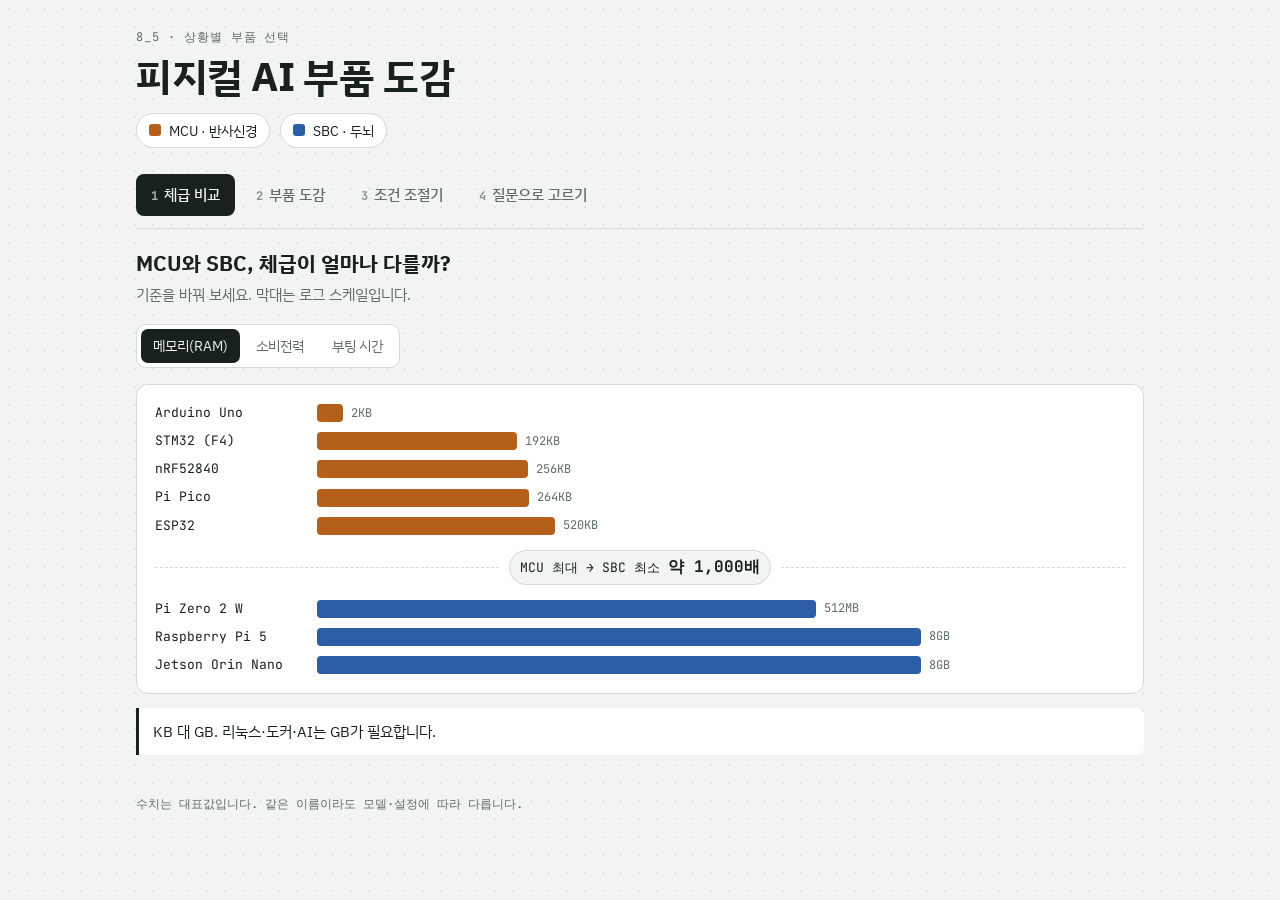
<file: physical_ai_부품도감.html>
<!doctype html>
<html lang="ko">
<head>
<meta charset="utf-8">
<meta name="viewport" content="width=device-width, initial-scale=1, viewport-fit=cover">
<title>피지컬 AI 부품 도감</title>
<meta name="claude:viewport-fit-sides" content="cover">
<link rel="preconnect" href="https://fonts.googleapis.com">
<link rel="preconnect" href="https://fonts.gstatic.com" crossorigin>
<link href="https://fonts.googleapis.com/css2?family=IBM+Plex+Sans+KR:wght@400;500;700&family=JetBrains+Mono:wght@500;700&display=swap" rel="stylesheet">
<style>
/* Layout: 헤더 + 탭 5개, 한 번에 패널 하나. 기판 실크스크린 느낌 — 얇은 선, 모노 라벨, MCU=구리 / SBC=파랑 2색 코드 */
:root{
  --bg:#f1f4f0; --surface:#ffffff; --ink:#18211c; --muted:#5f6d65; --line:#d3dbd5;
  --mcu:#b5601a; --mcu-soft:#f6e7da; --sbc:#2b5ea6; --sbc-soft:#dfe8f6;
  --ok:#2b8449; --ok-soft:#ddf1e4; --warn:#a87a0c; --warn-soft:#f8efd5; --bad:#c03838; --bad-soft:#f9e0e0;
  --dot:rgba(24,33,28,.07);
  --f-body:"IBM Plex Sans KR","Apple SD Gothic Neo","Malgun Gothic",system-ui,sans-serif;
  --f-mono:"JetBrains Mono",ui-monospace,Consolas,monospace;
}
@media (prefers-color-scheme: dark){:root:not([data-theme="light"]){
  --bg:#0e1411; --surface:#161f1a; --ink:#e3eae5; --muted:#93a39a; --line:#2b3732;
  --mcu:#e38d47; --mcu-soft:#382617; --sbc:#7ba5e8; --sbc-soft:#1b2940;
  --ok:#5fc380; --ok-soft:#163020; --warn:#e0b44a; --warn-soft:#352c12; --bad:#f07272; --bad-soft:#3c1c1c;
  --dot:rgba(227,234,229,.06); color-scheme:dark}}
:root[data-theme="dark"]{
  --bg:#0e1411; --surface:#161f1a; --ink:#e3eae5; --muted:#93a39a; --line:#2b3732;
  --mcu:#e38d47; --mcu-soft:#382617; --sbc:#7ba5e8; --sbc-soft:#1b2940;
  --ok:#5fc380; --ok-soft:#163020; --warn:#e0b44a; --warn-soft:#352c12; --bad:#f07272; --bad-soft:#3c1c1c;
  --dot:rgba(227,234,229,.06); color-scheme:dark}

[hidden]{display:none!important}
*,*::before,*::after{box-sizing:border-box}
body{margin:0;background:var(--bg);color:var(--ink);font-family:var(--f-body);font-size:15px;line-height:1.55;
  background-image:radial-gradient(var(--dot) 1px,transparent 1.2px);background-size:18px 18px}
.wrap{max-width:1040px;margin:0 auto;padding-block:28px 64px;
  padding-left:max(16px,env(safe-area-inset-left,0px));padding-right:max(16px,env(safe-area-inset-right,0px))}
button{font:inherit;color:inherit;cursor:pointer}
button:focus-visible,[tabindex]:focus-visible{outline:2px solid var(--sbc);outline-offset:2px}
.mono{font-family:var(--f-mono)}

/* header */
.eyebrow{font-family:var(--f-mono);font-size:12px;letter-spacing:.08em;color:var(--muted);text-transform:uppercase}
h1{font-size:clamp(26px,4.2vw,40px);line-height:1.15;margin:6px 0 14px;text-wrap:balance;font-weight:700;letter-spacing:-.01em}
.legend{display:flex;flex-wrap:wrap;gap:10px}
.lg{display:inline-flex;align-items:center;gap:8px;padding:6px 12px;border-radius:999px;background:var(--surface);border:1px solid var(--line);font-size:14px}
.lg i{width:12px;height:12px;border-radius:3px;display:block}
.lg.mcu i{background:var(--mcu)} .lg.sbc i{background:var(--sbc)}

/* tabs */
.tabs{display:flex;flex-wrap:wrap;gap:6px;margin:26px 0 18px;border-bottom:1px solid var(--line);padding-bottom:12px}
.tab{background:transparent;border:1px solid transparent;border-radius:8px;padding:8px 14px;color:var(--muted);font-weight:500}
.tab b{font-family:var(--f-mono);font-size:12px;margin-right:6px;opacity:.7}
.tab:hover{color:var(--ink);border-color:var(--line)}
.tab[aria-selected="true"]{background:var(--ink);color:var(--bg)}
.panel h2{font-size:21px;margin:0 0 4px;text-wrap:balance}
.lead{color:var(--muted);margin:0 0 18px}

.seg{display:inline-flex;flex-wrap:wrap;gap:4px;padding:4px;border-radius:10px;background:var(--surface);border:1px solid var(--line)}
.seg button{border:0;background:transparent;padding:6px 12px;border-radius:7px;font-size:14px;color:var(--muted)}
.seg button[aria-pressed="true"]{background:var(--ink);color:var(--bg)}
.controls{display:flex;flex-wrap:wrap;gap:10px;align-items:center;margin-bottom:16px}
.controls .lbl{font-size:13px;color:var(--muted)}

/* 1. scale bars */
.bars{background:var(--surface);border:1px solid var(--line);border-radius:12px;padding:18px;display:grid;gap:8px}
.brow{display:grid;grid-template-columns:150px minmax(0,1fr);gap:12px;align-items:center}
.brow .nm{font-family:var(--f-mono);font-size:13px;white-space:nowrap;overflow:hidden;text-overflow:ellipsis}
.track{display:flex;align-items:center;gap:8px;min-width:0}
.bar{height:18px;border-radius:4px;transition:width .7s cubic-bezier(.2,.7,.2,1);min-width:4px}
.bar.mcu{background:var(--mcu)} .bar.sbc{background:var(--sbc)}
.val{font-family:var(--f-mono);font-size:12px;color:var(--muted);white-space:nowrap;font-variant-numeric:tabular-nums}
.gap{display:flex;align-items:center;gap:10px;margin:6px 0;color:var(--ink)}
.gap::before,.gap::after{content:"";flex:1;border-top:1px dashed var(--line)}
.gap span{font-family:var(--f-mono);font-size:13px;padding:4px 10px;border-radius:999px;background:var(--bg);border:1px solid var(--line)}
.gap strong{font-size:16px}
.takeaway{margin-top:14px;font-size:15px;padding:12px 14px;border-left:3px solid var(--ink);background:var(--surface);border-radius:0 8px 8px 0}

/* 2. cards */
.cards{display:grid;grid-template-columns:repeat(auto-fill,minmax(225px,1fr));gap:12px}
.card{background:var(--surface);border:1px solid var(--line);border-radius:12px;padding:14px;text-align:left;display:flex;flex-direction:column;gap:10px;min-width:0;position:relative}
.card:hover{border-color:var(--muted)}
.card .top{display:flex;justify-content:space-between;align-items:center;gap:8px}
.kind{font-family:var(--f-mono);font-size:11px;font-weight:700;padding:2px 7px;border-radius:5px;letter-spacing:.04em}
.kind.mcu{background:var(--mcu-soft);color:var(--mcu)} .kind.sbc{background:var(--sbc-soft);color:var(--sbc)}
.tag{font-size:12px;color:var(--muted)}
.card .nm{font-weight:700;font-size:17px;line-height:1.25}
.card .chip{font-family:var(--f-mono);font-size:12px;color:var(--muted);margin-top:2px}
.meters{display:grid;gap:4px}
.m{display:grid;grid-template-columns:52px 1fr;align-items:center;gap:8px;font-size:12px;color:var(--muted);border-radius:4px;padding:1px 3px;margin:0 -3px}
.m.hl{background:var(--bg);color:var(--ink);font-weight:700}
.pips{display:grid;grid-template-columns:repeat(5,1fr);gap:3px}
.pips i{height:7px;border-radius:2px;background:var(--line)}
.card.mcu .pips i.on,.sheet.mcu .pips i.on{background:var(--mcu)} .card.sbc .pips i.on,.sheet.sbc .pips i.on{background:var(--sbc)}
.flipHint{font-size:12px;color:var(--muted);font-family:var(--f-mono)}

/* detail sheet */
.modal{position:fixed;inset:0;z-index:60;background:rgba(10,14,12,.55);display:grid;place-items:center;
  padding:max(16px,env(safe-area-inset-top,0px)) max(16px,env(safe-area-inset-right,0px)) max(16px,env(safe-area-inset-bottom,0px)) max(16px,env(safe-area-inset-left,0px))}
.sheet{background:var(--surface);color:var(--ink);border-radius:16px;width:min(760px,100%);max-height:100%;overflow:auto;padding:22px;display:grid;gap:18px;border-top:6px solid var(--line)}
.sheet.mcu{border-top-color:var(--mcu)} .sheet.sbc{border-top-color:var(--sbc)}
.sh-top{display:flex;justify-content:space-between;align-items:flex-start;gap:12px}
.sh-top .nm{font-size:26px;font-weight:700;line-height:1.2;margin-top:6px}
.sh-top .chip{font-family:var(--f-mono);font-size:13px;color:var(--muted)}
.sh-nav{display:flex;gap:6px;flex:none}
.icon{width:36px;height:36px;border-radius:9px;border:1px solid var(--line);background:var(--bg);font-size:16px;display:grid;place-items:center}
.icon:hover{border-color:var(--ink)}
.sh-meters{display:grid;grid-template-columns:repeat(5,minmax(0,1fr));gap:8px}
.sh-meters .m{grid-template-columns:1fr;gap:4px;margin:0;padding:0;font-size:12px}
.pc-cols{display:grid;grid-template-columns:minmax(0,1fr) minmax(0,1fr);gap:14px}
.pc-col h3{font-size:14px;margin:0 0 8px;display:flex;align-items:center;gap:6px}
.pc-col.pro h3{color:var(--ok)} .pc-col.con h3{color:var(--bad)}
.pt{border-radius:10px;padding:10px 12px;margin-bottom:8px}
.pc-col.pro .pt{background:var(--ok-soft)} .pc-col.con .pt{background:var(--bad-soft)}
.pt b{display:block;font-size:15px;margin-bottom:2px}
.pt span{font-size:14px;line-height:1.5}
.use{display:flex;flex-wrap:wrap;gap:6px;align-items:center;font-size:13px}
.use .ul{font-family:var(--f-mono);font-size:12px;color:var(--muted);margin-right:4px}
.use .u{padding:3px 10px;border-radius:999px;border:1px solid var(--line)}
.use .u.y{border-color:var(--ok);color:var(--ok)} .use .u.n{border-color:var(--bad);color:var(--bad)}

/* 3. requirement tuner */
.presets{display:flex;flex-wrap:wrap;gap:6px;margin-bottom:14px}
.preset{border:1px solid var(--line);background:var(--surface);border-radius:999px;padding:5px 12px;font-size:13px}
.preset:hover{border-color:var(--ink)}
.preset[aria-pressed="true"]{background:var(--ink);color:var(--bg);border-color:var(--ink)}
.tuner{display:grid;grid-template-columns:minmax(0,320px) minmax(0,1fr);gap:16px;align-items:start}
.knobs{background:var(--surface);border:1px solid var(--line);border-radius:14px;padding:18px;display:grid;gap:20px;position:sticky;top:calc(env(safe-area-inset-top,0px) + 12px)}
.knob .kl{display:flex;justify-content:space-between;align-items:baseline;font-weight:700;margin-bottom:6px}
.knob .kv{font-family:var(--f-mono);font-size:12px;color:var(--sbc);font-weight:700}
.knob input[type=range]{width:100%;accent-color:var(--ink)}
.knob .ticks{display:flex;justify-content:space-between;font-size:11px;color:var(--muted);font-family:var(--f-mono)}
.radios{display:flex;flex-wrap:wrap;gap:4px}
.radios button{border:1px solid var(--line);background:transparent;border-radius:7px;padding:5px 10px;font-size:13px}
.radios button[aria-pressed="true"]{background:var(--ink);color:var(--bg);border-color:var(--ink)}
.rank{display:grid;gap:6px}
.rk{display:grid;grid-template-columns:22px minmax(0,150px) minmax(0,1fr);gap:10px;align-items:center;background:var(--surface);border:1px solid var(--line);border-radius:10px;padding:8px 12px}
.rk .no{font-family:var(--f-mono);font-size:12px;color:var(--muted);text-align:right}
.rk .nm{font-weight:700;font-size:14px;display:flex;align-items:center;gap:6px;min-width:0}
.rk .nm span{white-space:nowrap;overflow:hidden;text-overflow:ellipsis}
.rk .nm i{width:8px;height:8px;border-radius:2px;flex:none}
.rk.mcu .nm i{background:var(--mcu)} .rk.sbc .nm i{background:var(--sbc)}
.rk .fit{display:flex;align-items:center;gap:8px;min-width:0}
.rk .fbar{height:10px;border-radius:3px;background:var(--line);transition:width .5s cubic-bezier(.2,.7,.2,1)}
.rk.mcu .fbar{background:var(--mcu)} .rk.sbc .fbar{background:var(--sbc)}
.rk .why{font-size:12px;color:var(--muted);white-space:nowrap;overflow:hidden;text-overflow:ellipsis;min-width:0}
.rk.top{border-width:2px;border-color:var(--ink)}
.rk.low{opacity:.45}
.verdictBox{margin-bottom:10px;padding:12px 14px;border-radius:10px;font-size:14px;background:var(--surface);border:1px solid var(--line)}
.verdictBox b{font-size:16px}
.verdictBox.hard{border-color:var(--warn);background:var(--warn-soft)}
.btn{border:1.5px solid var(--ink);background:var(--ink);color:var(--bg);border-radius:9px;padding:8px 16px;font-weight:700}
.btn.ghostbtn{background:transparent;color:var(--ink)}
.btn:disabled{opacity:.35;cursor:not-allowed}

/* 4. tree */
.tree{display:grid;gap:14px}
.trail{display:flex;flex-wrap:wrap;gap:6px;align-items:center;min-height:32px}
.crumb{border:1px solid var(--line);background:var(--surface);border-radius:999px;padding:4px 12px;font-size:13px}
.crumb b{color:var(--sbc)}
.crumb:hover{border-color:var(--ink)}
.arrow{color:var(--muted);font-family:var(--f-mono)}
.qbox{background:var(--surface);border:1px solid var(--line);border-radius:14px;padding:22px;display:grid;gap:16px}
.qbox .q{font-size:clamp(20px,3vw,26px);font-weight:700;text-wrap:balance}
.opts{display:flex;flex-wrap:wrap;gap:10px}
.opt{border:1.5px solid var(--ink);background:transparent;border-radius:10px;padding:12px 22px;font-size:16px;font-weight:700;min-width:96px}
.opt:hover{background:var(--ink);color:var(--bg)}
.result{display:grid;grid-template-columns:repeat(auto-fill,minmax(220px,1fr));gap:12px}
.res{border-radius:12px;padding:16px;border:1.5px solid var(--line);background:var(--surface);display:grid;gap:4px}
.res.mcu{border-color:var(--mcu)} .res.sbc{border-color:var(--sbc)}
.res .nm{font-size:19px;font-weight:700}
.res .sp{font-family:var(--f-mono);font-size:12px;color:var(--muted)}

.foot{margin-top:40px;font-size:12px;color:var(--muted);font-family:var(--f-mono)}

@media (max-width:720px){
  .pc-cols{grid-template-columns:minmax(0,1fr)}
  .sh-meters{grid-template-columns:repeat(3,minmax(0,1fr))}
  .modal{place-items:end center}
  .tuner{grid-template-columns:minmax(0,1fr)}
  .knobs{position:static}
  .rk{grid-template-columns:20px minmax(0,1fr)}
  .rk .fit{grid-column:2}
  .brow{grid-template-columns:104px minmax(0,1fr);gap:8px}
}
@media (prefers-reduced-motion:reduce){
  *{animation:none!important;transition:none!important}
}
</style>
</head>
<body>

<div class="wrap">
  <header>
    <div class="eyebrow">8_5 · 상황별 부품 선택</div>
    <h1>피지컬 AI 부품 도감</h1>
    <div class="legend">
      <span class="lg mcu"><i></i>MCU · 반사신경</span>
      <span class="lg sbc"><i></i>SBC · 두뇌</span>
    </div>
  </header>

  <nav class="tabs" role="tablist" aria-label="단계">
    <button class="tab" role="tab" data-tab="scale" aria-selected="true"><b>1</b>체급 비교</button>
    <button class="tab" role="tab" data-tab="cards" aria-selected="false"><b>2</b>부품 도감</button>
    <button class="tab" role="tab" data-tab="match" aria-selected="false"><b>3</b>조건 조절기</button>
    <button class="tab" role="tab" data-tab="tree" aria-selected="false"><b>4</b>질문으로 고르기</button>
  </nav>

  <main>
    <!-- 1 -->
    <section class="panel" id="p-scale">
      <h2>MCU와 SBC, 체급이 얼마나 다를까?</h2>
      <p class="lead">기준을 바꿔 보세요. 막대는 로그 스케일입니다.</p>
      <div class="controls">
        <div class="seg" id="metricSeg">
          <button data-m="ram" aria-pressed="true">메모리(RAM)</button>
          <button data-m="pw" aria-pressed="false">소비전력</button>
          <button data-m="boot" aria-pressed="false">부팅 시간</button>
        </div>
      </div>
      <div class="bars" id="bars"></div>
      <div class="takeaway" id="takeaway"></div>
    </section>

    <!-- 2 -->
    <section class="panel" id="p-cards" hidden>
      <h2>부품마다 특색이 있다</h2>
      <p class="lead">정렬 기준을 눌러 1등을 찾고, 카드를 눌러 장단점과 그 이유를 확인하세요.</p>
      <div class="controls">
        <div class="seg" id="kindSeg">
          <button data-k="all" aria-pressed="true">전체</button>
          <button data-k="mcu" aria-pressed="false">MCU</button>
          <button data-k="sbc" aria-pressed="false">SBC</button>
        </div>
        <span class="lbl">정렬</span>
        <div class="seg" id="sortSeg">
          <button data-s="-1" aria-pressed="true">기본</button>
          <button data-s="0" aria-pressed="false">저전력</button>
          <button data-s="1" aria-pressed="false">성능</button>
          <button data-s="2" aria-pressed="false">무선</button>
          <button data-s="3" aria-pressed="false">실시간</button>
          <button data-s="4" aria-pressed="false">자료·생태계</button>
        </div>
      </div>
      <div class="cards" id="cards"></div>
    </section>

    <!-- 3 -->
    <section class="panel" id="p-match" hidden>
      <h2>조건이 바뀌면 1등이 바뀐다</h2>
      <p class="lead">예시 상황을 누르거나 조건을 직접 움직여 보세요.</p>
      <div class="presets" id="presets"></div>
      <div class="tuner">
        <div class="knobs" id="knobs"></div>
        <div>
          <div class="verdictBox" id="verdict"></div>
          <div class="rank" id="rank"></div>
        </div>
      </div>
    </section>

    <!-- 4 -->
    <section class="panel" id="p-tree" hidden>
      <h2>질문에 답하면 부품이 나온다</h2>
      <p class="lead">지나온 답을 누르면 그 질문으로 돌아갑니다.</p>
      <div class="tree" id="tree"></div>
    </section>

  </main>

  <div class="modal" id="modal" hidden>
    <div class="sheet" id="sheet" role="dialog" aria-modal="true" aria-labelledby="shName"></div>
  </div>

  <div class="foot">수치는 대표값입니다. 같은 이름이라도 모델·설정에 따라 다릅니다.</div>
</div>

<script>
(function(){
const reduce = matchMedia('(prefers-reduced-motion: reduce)').matches;
const $ = (s,r=document)=>r.querySelector(s);
const el = (tag,cls,html)=>{const e=document.createElement(tag); if(cls) e.className=cls; if(html!=null) e.innerHTML=html; return e;};

/* ---------- data ---------- */
const AX=["저전력","성능","무선","실시간","자료"];
const P=[
 {id:"uno",k:"mcu",n:"Arduino Uno",c:"ATmega328P",t:"입문·교육",sp:"8bit · 16MHz · RAM 2KB",s:[3,1,0,4,5],y:["버튼·LED·릴레이","교육용 키트"],x:["무선 통신","MQTT·JSON 처리"]},
 {id:"stm32",k:"mcu",n:"STM32",c:"ARM Cortex-M",t:"산업·모터 제어",sp:"M0~M7·M55 · 기본형 무선 없음",s:[4,3,1,5,4],y:["모터 정밀 제어","드론 비행 제어","CAN 통신"],x:["빠른 Wi-Fi 시제품"]},
 {id:"pico",k:"mcu",n:"Raspberry Pi Pico",c:"RP2040 / RP2350",t:"정밀 타이밍 (PIO)",sp:"듀얼코어 · RAM 264~520KB",s:[2,2,2,5,4],y:["LED 스트립","특수 신호 생성","MicroPython 입문"],x:["배터리 장기 동작"]},
 {id:"nrf",k:"mcu",n:"nRF52840",c:"Nordic",t:"BLE·Thread 저전력",sp:"M4F 64MHz · BLE + Thread",s:[5,2,4,4,3],y:["웨어러블","코인셀 센서","Matter 기기"],x:["Wi-Fi가 필요할 때"]},
 {id:"esp32",k:"mcu",n:"ESP32",c:"Xtensa 듀얼코어",t:"만능 Wi-Fi",sp:"240MHz · Wi-Fi + BT Classic + BLE",s:[3,3,4,3,5],y:["Wi-Fi 센서","ESP-NOW","BT 오디오"],x:["코인셀로 수년 동작"]},
 {id:"s3",k:"mcu",n:"ESP32-S3",c:"Xtensa LX7 듀얼",t:"카메라·AI",sp:"240MHz · AI 벡터 명령 · USB",s:[2,4,4,3,4],y:["카메라 노드","TinyML"],x:["초저가 대량 배치"]},
 {id:"c3",k:"mcu",n:"ESP32-C3",c:"RISC-V",t:"최저가 Wi-Fi",sp:"160MHz · Wi-Fi + BLE",s:[4,2,4,3,4],y:["센서 대량 배치"],x:["카메라·AI"]},
 {id:"c6",k:"mcu",n:"ESP32-C6",c:"RISC-V",t:"Wi-Fi 6 + Thread",sp:"Wi-Fi 6 + BLE + 802.15.4",s:[4,2,5,3,3],y:["Matter 기기","Thread 보더 라우터"],x:["고성능 연산"]},
 {id:"h2",k:"mcu",n:"ESP32-H2",c:"RISC-V",t:"Thread 전용 저전력",sp:"BLE + 802.15.4 · Wi-Fi 없음",s:[5,1,3,3,3],y:["Thread 메시 센서"],x:["Wi-Fi·인터넷 직결"]},
 {id:"pi5",k:"sbc",n:"Raspberry Pi 5",c:"BCM2712",t:"만능 두뇌",sp:"A76 ×4 2.4GHz · RAM 1~16GB",s:[1,4,3,1,5],y:["MQTT 브로커","게이트웨이","가벼운 비전 AI"],x:["다중 카메라 실시간 AI"]},
 {id:"zero",k:"sbc",n:"Pi Zero 2 W",c:"RP3A0",t:"소형 리눅스",sp:"A53 ×4 · RAM 512MB",s:[2,2,3,1,4],y:["소형 게이트웨이","카메라 스트리밍"],x:["멀티 컨테이너","AI 추론"]},
 {id:"jetson",k:"sbc",n:"Jetson Orin Nano",c:"NVIDIA",t:"비전 AI 최강",sp:"CUDA 1024코어 · 67 TOPS (희소 INT8)",s:[0,5,3,1,4],y:["다중 카메라 인식","자율주행 로봇"],x:["배터리 소형 장치","저예산"]},
 {id:"rk",k:"sbc",n:"RK3588 보드",c:"Orange Pi 5 · Rock 5B",t:"가성비 NPU",sp:"A76×4 + A55×4 · NPU 6 TOPS",s:[1,4,2,1,2],y:["저예산 AI 가속","영상 처리"],x:["입문자 (자료 부족)"]},
 {id:"hailo",k:"sbc",n:"Pi 5 + AI HAT+",c:"Hailo NPU",t:"Pi에 NPU 추가",sp:"PCIe NPU 13 · 26 · 40 TOPS",s:[1,4,3,1,4],y:["기존 Pi 시스템 가속"],x:["초소형 장치"]},
 {id:"bbb",k:"sbc",n:"BeagleBone Black",c:"AM335x + PRU",t:"리눅스 + 실시간",sp:"PRU 코프로세서 ×2",s:[2,2,1,4,3],y:["리눅스 + µs 제어를 한 보드에"],x:["AI 추론"]},
 {id:"latte",k:"sbc",n:"LattePanda",c:"Intel x86",t:"작은 PC",sp:"x86 · Windows 실행",s:[1,4,3,1,3],y:["Windows 전용 SDK"],x:["저전력·발열 민감"]}
];
const byId=Object.fromEntries(P.map(p=>[p.id,p]));

/* ---------- tabs ---------- */
const tabs=[...document.querySelectorAll('.tab')];
function showTab(name){
  tabs.forEach(t=>t.setAttribute('aria-selected',String(t.dataset.tab===name)));
  document.querySelectorAll('.panel').forEach(p=>p.hidden = p.id!=='p-'+name);
  try{history.replaceState(null,'','#'+name)}catch(e){}
}
tabs.forEach(t=>t.addEventListener('click',()=>showTab(t.dataset.tab)));
const h=(location.hash||'').slice(1);
if(tabs.some(t=>t.dataset.tab===h)) showTab(h);

function segInit(seg,attr,cb){
  seg.addEventListener('click',e=>{
    const b=e.target.closest('button'); if(!b) return;
    seg.querySelectorAll('button').forEach(x=>x.setAttribute('aria-pressed',String(x===b)));
    cb(b.dataset[attr]);
  });
}

/* ---------- 1. scale ---------- */
const SC=[
 {id:"uno",n:"Arduino Uno",k:"mcu",ram:2e3,pw:.25,boot:.5},
 {id:"stm32",n:"STM32 (F4)",k:"mcu",ram:192e3,pw:.1,boot:.01},
 {id:"nrf",n:"nRF52840",k:"mcu",ram:256e3,pw:.015,boot:.01},
 {id:"pico",n:"Pi Pico",k:"mcu",ram:264e3,pw:.1,boot:.01},
 {id:"esp32",n:"ESP32",k:"mcu",ram:520e3,pw:.5,boot:.3},
 {id:"zero",n:"Pi Zero 2 W",k:"sbc",ram:512e6,pw:1,boot:25},
 {id:"pi5",n:"Raspberry Pi 5",k:"sbc",ram:8e9,pw:5,boot:15},
 {id:"jetson",n:"Jetson Orin Nano",k:"sbc",ram:8e9,pw:15,boot:40}
];
const MET={
 ram:{fmt:v=>v>=1e9?(v/1e9)+"GB":v>=1e6?(v/1e6)+"MB":(v/1e3)+"KB",lo:1e3,hi:16e9,
      tk:"KB 대 GB. 리눅스·도커·AI는 GB가 필요합니다."},
 pw:{fmt:v=>v>=1?"약 "+v+"W":"약 "+Math.round(v*1000)+"mW",lo:.005,hi:30,
      tk:"배터리로 오래 버텨야 하면 MCU. Deep Sleep에선 µW까지 내려갑니다 (8_4 듀티 사이클)."},
 boot:{fmt:v=>v>=1?"약 "+v+"초":"약 "+Math.round(v*1000)+"ms",lo:.005,hi:60,
      tk:"MCU는 켜자마자 동작, SBC는 OS 부팅을 기다려야 합니다. 비상정지를 MCU에 맡기는 이유입니다."}
};
const bars=$('#bars');
function drawBars(m){
  const M=MET[m], L=Math.log10;
  const w=v=>Math.max(2,(L(v)-L(M.lo))/(L(M.hi)-L(M.lo))*100);
  if(!bars.children.length){
    SC.forEach((d,i)=>{
      if(i>0 && SC[i-1].k!==d.k){ const g=el('div','gap','<span id="ratio"></span>'); bars.appendChild(g); }
      const r=el('div','brow',`<div class="nm">${d.n}</div><div class="track"><span class="bar ${d.k}" style="width:0"></span><span class="val"></span></div>`);
      r.dataset.id=d.id; bars.appendChild(r);
    });
  }
  bars.querySelectorAll('.brow').forEach(r=>{
    const d=SC.find(x=>x.id===r.dataset.id);
    const bar=r.querySelector('.bar');
    // track width leaves room for the value label
    bar.style.width=`calc(${w(d[m])}% * 0.78)`;
    r.querySelector('.val').textContent=M.fmt(d[m]);
  });
  const mcu=SC.filter(d=>d.k==="mcu").map(d=>d[m]), sbc=SC.filter(d=>d.k==="sbc").map(d=>d[m]);
  const ratio=Math.min(...sbc)/Math.max(...mcu);
  const nice=ratio>=100?Math.round(ratio/100)*100:Math.round(ratio);
  $('#ratio').innerHTML=`MCU 최대 → SBC 최소 <strong>약 ${nice.toLocaleString('ko-KR')}배</strong>`;
  $('#takeaway').textContent=M.tk;
}
segInit($('#metricSeg'),'m',drawBars);
requestAnimationFrame(()=>drawBars('ram'));

/* ---------- 2. cards ---------- */
const cardsEl=$('#cards'); let sortKey=-1, kind='all';
P.forEach(p=>{
  const c=el('button','card '+p.k);
  c.dataset.id=p.id; c.setAttribute('aria-haspopup','dialog');
  c.innerHTML=`<div class="top"><span class="kind ${p.k}">${p.k.toUpperCase()}</span><span class="tag">${p.t}</span></div>
   <div><div class="nm">${p.n}</div><div class="chip">${p.sp}</div></div>
   <div class="meters">${meters(p)}</div>
   <div class="flipHint">눌러서 장단점 자세히 ▸</div>`;
  c.addEventListener('click',()=>openSheet(p.id,c));
  cardsEl.appendChild(c);
});
function meters(p){return p.s.map((v,i)=>`<div class="m" data-i="${i}"><span>${AX[i]}</span><span class="pips">${[0,1,2,3,4].map(j=>`<i class="${j<v?'on':''}"></i>`).join('')}</span></div>`).join('');}

/* 장단점 + 이유 */
const D={
 uno:{p:[["자료가 가장 많음","오랫동안 쓰인 교육 표준이라 막히는 문제 대부분의 해답이 이미 인터넷에 있습니다."],["5V 로직 · 튼튼함","5V 센서·릴레이를 레벨 변환 없이 바로 연결할 수 있고, 배선 실수에도 잘 망가지지 않습니다."],["구조가 단순","OS도 무선도 없어 작성한 코드가 곧 동작입니다. 원리를 배우기에 가장 좋습니다."]],
      c:[["RAM 2KB","문자열·JSON·MQTT 라이브러리만 올려도 메모리가 바닥나 멈추거나 재부팅됩니다."],["무선 없음","Wi-Fi·BLE 모듈을 따로 붙여야 해서 배선과 코드가 복잡해집니다."],["16MHz 8비트","32비트 MCU보다 연산이 크게 느려 신호 처리나 AI는 불가능합니다."]]},
 stm32:{p:[["주변장치가 강력","고급 타이머·PWM·ADC·CAN이 하드웨어로 들어 있어, CPU 부담 없이 모터를 정밀하게 제어합니다."],["라인업이 넓음","저가 M0부터 고성능 M7, NPU를 단 M55(STM32N6, 800MHz)까지 같은 도구로 개발합니다. 제품 사양이 바뀌면 칩만 바꾸면 됩니다."],["산업용 신뢰성","넓은 동작 온도와 장기 공급이 보장되어 양산 제품에 안심하고 씁니다."]],
      c:[["무선 없음 (기본형)","Wi-Fi가 필요하면 별도 모듈을 달거나 무선 내장 시리즈(WB=BLE, WL=LoRa)를 골라야 합니다."],["진입 장벽","CubeIDE·HAL·클럭 설정 등 초기 설정이 많아 첫 동작까지 ESP32보다 오래 걸립니다."]]},
 pico:{p:[["PIO","CPU와 따로 도는 작은 상태 머신이 정밀한 신호를 만들어 줍니다. 특수 통신 규격도 직접 구현할 수 있습니다."],["저렴 + 공식 문서 탄탄","라즈베리 파이 재단의 문서와 커뮤니티가 잘 갖춰져 있습니다."],["MicroPython 친화","파이썬으로 바로 하드웨어를 제어할 수 있어 입문 장벽이 낮습니다."]],
      c:[["잠들어도 전류가 큼","RP2040 휴면 전류가 칩 기준 약 180µA로 ESP32 Deep Sleep(약 10µA)보다 커서, 배터리로 수년 동작시키기엔 불리합니다."],["무선은 W 모델만","기본 Pico에는 무선이 없어 Pico W / Pico 2 W를 골라야 합니다."]]},
 nrf:{p:[["초저전력","송수신 전류가 작고 잠들면 µA 수준이라 코인셀 하나로 수년 동작합니다."],["BLE 표준의 강자","스마트워치·무선 이어폰 대부분이 Nordic 칩이라 스마트폰 호환성이 검증되어 있습니다."],["Thread · Zigbee 지원","802.15.4 무선을 내장해 Matter over Thread 기기를 만들 수 있습니다 (8_4 ②)."]],
      c:[["Wi-Fi 없음","인터넷에 직접 붙지 못하고 스마트폰이나 보더 라우터를 거쳐야 합니다."],["개발 환경 난이도","nRF Connect SDK(Zephyr RTOS)를 배워야 해서 아두이노보다 어렵습니다."]]},
 esp32:{p:[["무선 3종 내장","Wi-Fi + BLE + BT Classic을 칩 하나로 처리해 별도 모듈이 필요 없습니다."],["가격 대비 성능","듀얼코어 240MHz를 매우 저렴하게 쓸 수 있습니다."],["자료·예제 최다","아두이노 IDE를 지원하고 ESP-NOW(8_3)까지 예제가 풍부합니다."]],
      c:[["Wi-Fi 전력 소모","Wi-Fi 송신 중엔 수백 mA를 씁니다. 자주 깨어나면 배터리가 금방 닳습니다 (8_4 듀티 사이클)."],["ESP-NOW는 독자 규격","Espressif 칩끼리만 통신되어 다른 제조사 기기와 섞어 쓸 수 없습니다 (8_4 ②)."]]},
 s3:{p:[["AI 벡터 명령어","신경망 연산을 묶어서 처리하는 명령어가 있어 TinyML이 일반 ESP32보다 빠릅니다 (9단원)."],["카메라 · USB 지원","카메라 모듈과 USB 장치 기능을 지원해 카메라 노드로 쓰기 좋습니다."],["메모리 확장","외부 PSRAM을 붙여 이미지 버퍼를 담을 수 있습니다."]],
      c:[["BT Classic 없음","BLE만 지원해 블루투스 오디오 같은 기능은 쓸 수 없습니다."],["단순 센서엔 과함","가격과 전력이 C3보다 높아 온도 센서 같은 용도엔 낭비입니다."]]},
 c3:{p:[["가장 저렴한 Wi-Fi 칩","센서를 수십~수백 개 깔 때 개당 단가 차이가 크게 쌓입니다."],["단순한 RISC-V 싱글코어","구조가 단순해 오리지널 ESP32보다 전력이 낮은 편입니다."],["작은 모듈","소형 보드라 센서 하우징에 넣기 쉽습니다."]],
      c:[["싱글코어 160MHz","무선 처리와 무거운 계산을 동시에 하기엔 여유가 적습니다."],["카메라 · AI 불가","카메라 인터페이스와 AI 가속 기능이 없습니다."]]},
 c6:{p:[["Wi-Fi 6","혼잡한 환경에서 효율이 좋고, 깨어날 시간을 예약하는 TWT 기능으로 저전력에 유리합니다."],["Thread 내장","Wi-Fi와 Thread를 한 칩에 담아 Matter 기기나 Thread 보더 라우터를 만들 수 있습니다."],["ESP32 경험 그대로","기존 ESP32 개발 방식과 도구를 그대로 씁니다."]],
      c:[["성능은 평범","싱글코어 160MHz라 고성능 연산엔 부족합니다."],["Thread 자료가 적음","Wi-Fi 예제에 비해 Thread·Matter 예제가 적어 공부할 게 많습니다."]]},
 h2:{p:[["Wi-Fi를 뺀 저전력","전기를 가장 많이 먹는 Wi-Fi가 없어 배터리 수명에 유리합니다."],["Thread + BLE","Matter over Thread 센서 기기용으로 설계된 칩입니다."]],
      c:[["Wi-Fi 없음","인터넷 연결은 보더 라우터(C6, 스마트홈 허브 등)를 거쳐야 합니다."],["낮은 성능","96MHz라 계산이 많은 작업엔 맞지 않습니다."]]},
 pi5:{p:[["압도적 자료","거의 모든 문제의 해결책이 이미 인터넷에 있습니다."],["만능 인터페이스","CSI 카메라·GPIO·USB 3·PCIe를 모두 갖춰 확장이 쉽습니다."],["리눅스 · 도커","8_4처럼 멀티 컨테이너 구조를 그대로 운영할 수 있습니다."]],
      c:[["NPU 없음","AI를 CPU로 돌려야 해서 카메라 여러 대 실시간 추론엔 한계가 있습니다 (7_4)."],["전력 · 발열","부하가 걸리면 수 W를 쓰고 쿨러가 필요해 배터리 장치엔 맞지 않습니다."],["리눅스는 멈출 수 있음","부팅에 수십 초가 걸리고 OOM·업데이트로 멈출 수 있어 비상정지를 맡기면 안 됩니다."]]},
 zero:{p:[["손가락 크기","좁은 하우징, 드론, 카메라 단말에 넣을 수 있습니다."],["저전력 리눅스","Pi 5보다 전력이 훨씬 적어 보조 배터리로도 운용할 수 있습니다."]],
      c:[["RAM 512MB","도커 컨테이너 여러 개나 AI 모델을 올리면 메모리가 부족합니다."],["느린 CPU","A53 1GHz라 빌드와 추론이 느립니다."]]},
 jetson:{p:[["CUDA GPU","수많은 GPU 코어가 신경망을 병렬로 처리해 여러 카메라를 실시간으로 추론합니다."],["PC 생태계 그대로","PyTorch·TensorRT 등 서버에서 쓰던 도구를 거의 그대로 씁니다."]],
      c:[["가격","Pi 5의 몇 배라 대량 배치엔 부담입니다."],["전력 7~25W","소형 배터리 로봇엔 부담이고 방열 설계가 필요합니다."],["까다로운 환경 구성","JetPack 버전과 라이브러리 버전을 맞추는 작업이 번거롭습니다."]]},
 rk:{p:[["NPU 내장","별도 가속기 없이 약 6 TOPS의 AI 가속을 씁니다."],["강한 CPU","8코어(A76×4 + A55×4)라 Pi 5보다 CPU 여유가 있습니다."],["영상 처리 하드웨어","고해상도 영상 인코딩·디코딩을 하드웨어가 처리합니다."]],
      c:[["모델 변환 필요","NPU를 쓰려면 RKNN 툴킷으로 모델을 변환해야 하고, 지원하지 않는 연산도 있습니다."],["자료 부족","Pi보다 커뮤니티가 작아 문제 해결에 시간이 걸립니다."]]},
 hailo:{p:[["기존 Pi 그대로","코드·도구·자료는 Pi 5 것을 그대로 쓰고 AI 속도만 올립니다."],["강한 NPU","AI HAT+는 13 · 26 TOPS, AI HAT+ 2는 40 TOPS(INT4)로 Pi CPU보다 비전 추론이 훨씬 빨라집니다. AI HAT+ 2는 8GB RAM을 달아 소형 LLM도 돌립니다."]],
      c:[["전용 형식 변환","모델을 Hailo 형식으로 컴파일해야 합니다."],["부피 · 전력 증가","HAT을 얹는 만큼 크기와 전력이 늘어납니다."]]},
 bbb:{p:[["PRU 실시간 코프로세서","리눅스가 바빠도 PRU가 독립적으로 µs 단위 신호를 정확히 처리합니다."],["풍부한 I/O","GPIO·ADC가 많아 산업 장비 제어에 유리합니다."]],
      c:[["오래된 CPU","1GHz 싱글코어라 AI나 무거운 작업은 어렵습니다."],["PRU 학습 비용","PRU용 프로그래밍을 따로 배워야 합니다."]]},
 latte:{p:[["x86 호환","Windows와 x86 전용 소프트웨어·드라이버가 그대로 동작합니다."],["PC급 성능","인텔 CPU라 일반 PC 작업을 그대로 할 수 있습니다."]],
      c:[["전력 · 발열","ARM SBC보다 전력이 크고 방열이 필요합니다."],["하드웨어 제어 자료 적음","GPIO 활용 자료가 Pi보다 적어 보조 MCU와 함께 쓰는 경우가 많습니다."]]}
};
const modal=$('#modal'), sheet=$('#sheet'); let curId=null, opener=null;
function visibleIds(){return [...cardsEl.children].filter(c=>!c.hidden).map(c=>c.dataset.id);}
function openSheet(id,from){
  curId=id; if(from) opener=from; const p=byId[id], d=D[id];
  sheet.className='sheet '+p.k;
  sheet.innerHTML=`<div class="sh-top"><div><span class="kind ${p.k}">${p.k.toUpperCase()}</span> <span class="tag">${p.t}</span>
      <div class="nm" id="shName">${p.n}</div><div class="chip">${p.c} · ${p.sp}</div></div>
    <div class="sh-nav"><button class="icon" data-a="prev" aria-label="이전 부품">←</button><button class="icon" data-a="next" aria-label="다음 부품">→</button><button class="icon" data-a="close" aria-label="닫기">✕</button></div></div>
   <div class="sh-meters">${meters(p)}</div>
   <div class="pc-cols">
     <div class="pc-col pro"><h3>✓ 장점</h3>${d.p.map(([t,w])=>`<div class="pt"><b>${t}</b><span>${w}</span></div>`).join('')}</div>
     <div class="pc-col con"><h3>✕ 단점</h3>${d.c.map(([t,w])=>`<div class="pt"><b>${t}</b><span>${w}</span></div>`).join('')}</div>
   </div>
   <div class="use"><span class="ul">이럴 때</span>${p.y.map(t=>`<span class="u y">${t}</span>`).join('')}</div>
   <div class="use"><span class="ul">피할 때</span>${p.x.map(t=>`<span class="u n">${t}</span>`).join('')}</div>`;
  if(sortKey>=0) sheet.querySelectorAll('.m').forEach(m=>m.classList.toggle('hl',Number(m.dataset.i)===sortKey));
  modal.hidden=false; sheet.scrollTop=0;
  sheet.querySelector('[data-a="close"]').focus({preventScroll:true});
}
function closeSheet(){modal.hidden=true; if(opener) opener.focus({preventScroll:true});}
function step(dir){const ids=visibleIds(), i=ids.indexOf(curId); const nid=ids[(i+dir+ids.length)%ids.length]; opener=cardsEl.querySelector(`[data-id="${nid}"]`); openSheet(nid);}
sheet.addEventListener('click',e=>{const b=e.target.closest('[data-a]'); if(!b) return; ({prev:()=>step(-1),next:()=>step(1),close:closeSheet})[b.dataset.a]();});
modal.addEventListener('click',e=>{if(e.target===modal) closeSheet();});
document.addEventListener('keydown',e=>{ if(modal.hidden) return;
  if(e.key==='Escape') closeSheet(); else if(e.key==='ArrowLeft') step(-1); else if(e.key==='ArrowRight') step(1); });
function flip(container,mutate){
  const kids=[...container.children], first=new Map(kids.map(k=>[k,k.getBoundingClientRect()]));
  mutate();
  if(reduce) return;
  kids.forEach(k=>{
    if(k.hidden) return; const f=first.get(k); if(!f.width) return;
    const l=k.getBoundingClientRect(), dx=f.left-l.left, dy=f.top-l.top;
    if(dx||dy) k.animate([{transform:`translate(${dx}px,${dy}px)`},{transform:'none'}],{duration:450,easing:'cubic-bezier(.2,.7,.2,1)'});
  });
}
function arrange(){
  flip(cardsEl,()=>{
    const list=[...cardsEl.children];
    const order=P.map(p=>p.id);
    list.sort((a,b)=>{
      if(sortKey<0) return order.indexOf(a.dataset.id)-order.indexOf(b.dataset.id);
      return byId[b.dataset.id].s[sortKey]-byId[a.dataset.id].s[sortKey] || order.indexOf(a.dataset.id)-order.indexOf(b.dataset.id);
    }).forEach(n=>cardsEl.appendChild(n));
    list.forEach(n=>{
      n.hidden = kind!=='all' && byId[n.dataset.id].k!==kind;
      n.querySelectorAll('.m').forEach(m=>m.classList.toggle('hl',Number(m.dataset.i)===sortKey));
    });
  });
}
segInit($('#kindSeg'),'k',v=>{kind=v;arrange();});
segInit($('#sortSeg'),'s',v=>{sortKey=Number(v);arrange();});

/* ---------- 3. requirement tuner ---------- */
// 지원 무선, AI 처리 능력(0~3)
const RADIO={uno:[],stm32:[],pico:["wifi","ble"],nrf:["ble","thread"],esp32:["wifi","ble"],s3:["wifi","ble"],c3:["wifi","ble"],c6:["wifi","ble","thread"],h2:["ble","thread"],
  pi5:["wifi","ble"],zero:["wifi","ble"],jetson:["wifi","ble"],rk:["wifi","ble"],hailo:["wifi","ble"],bbb:[],latte:["wifi","ble"]};
const AI={uno:0,stm32:0,pico:0,nrf:0,esp32:0,s3:1,c3:0,c6:0,h2:0,pi5:1.5,zero:.5,jetson:3,rk:2.5,hailo:2.5,bbb:0,latte:1.5};
const KN=[
 {id:"os",l:"리눅스·도커",t:["불필요","필요"]},
 {id:"pw",l:"전원",t:["상시 전원","배터리 수주","배터리 수년"]},
 {id:"ai",l:"AI 연산",t:["없음","가벼움","보통","카메라 여러 대"]},
 {id:"rt",l:"실시간 제어",t:["필요 없음","보통","µs 정밀"]}
];
const RAD=[["none","무선 없음"],["wifi","Wi-Fi"],["ble","BLE"],["thread","Thread"]];
const PRE=[
 {n:"공장 Wi-Fi 센서",v:{os:0,pw:1,ai:0,rt:0,rd:"wifi"}},
 {n:"피트니스 밴드",v:{os:0,pw:2,ai:0,rt:0,rd:"ble"}},
 {n:"Matter 조명 스위치",v:{os:0,pw:1,ai:0,rt:0,rd:"thread"}},
 {n:"MCU 카메라 사람 감지",v:{os:0,pw:1,ai:1,rt:0,rd:"wifi"}},
 {n:"드론 비행 제어",v:{os:0,pw:0,ai:0,rt:2,rd:"none"}},
 {n:"MQTT 게이트웨이",v:{os:1,pw:0,ai:1,rt:0,rd:"wifi"}},
 {n:"자율주행 로봇 두뇌",v:{os:1,pw:0,ai:3,rt:0,rd:"wifi"}},
 {n:"배터리 + 무거운 AI?",v:{os:1,pw:2,ai:3,rt:2,rd:"wifi"}}
];
const req={os:0,pw:1,ai:0,rt:0,rd:"wifi"};
const knobs=$('#knobs'), rankEl=$('#rank'), presetsEl=$('#presets');
KN.forEach(k=>{
  const d=el('div','knob',`<div class="kl"><label for="k-${k.id}">${k.l}</label><span class="kv" id="kv-${k.id}"></span></div>
    <input type="range" id="k-${k.id}" min="0" max="${k.t.length-1}" step="1" value="${req[k.id]}">
    <div class="ticks">${k.t.map(t=>`<span>${t}</span>`).join('')}</div>`);
  d.querySelector('input').addEventListener('input',e=>{req[k.id]=Number(e.target.value);clearPreset();rank();});
  knobs.appendChild(d);
});
const rd=el('div','knob','<div class="kl"><span>무선</span></div>'); const rdb=el('div','radios');
RAD.forEach(([v,l])=>{const b=el('button','',l); b.dataset.v=v; b.onclick=()=>{req.rd=v;clearPreset();rank();}; rdb.appendChild(b);});
rd.appendChild(rdb); knobs.appendChild(rd);
PRE.forEach((p,i)=>{const b=el('button','preset',p.n); b.setAttribute('aria-pressed','false');
  b.onclick=()=>{Object.assign(req,p.v); KN.forEach(k=>$('#k-'+k.id).value=req[k.id]); clearPreset(); b.setAttribute('aria-pressed','true'); rank();};
  presetsEl.appendChild(b);});
function clearPreset(){presetsEl.querySelectorAll('.preset').forEach(b=>b.setAttribute('aria-pressed','false'));}
P.forEach(p=>{const r=el('div','rk '+p.k,`<span class="no"></span><span class="nm"><i></i><span>${p.n}</span></span><span class="fit"><span class="fbar"></span><span class="why"></span></span>`); r.dataset.id=p.id; rankEl.appendChild(r);});
function fit(p){
  const s=p.s, out=[]; let pen=0;
  if(req.os && p.k==="mcu"){pen+=6; out.push("리눅스 불가");}
  const needPw=[0,2.5,5][req.pw], dPw=Math.max(0,needPw-s[0]);
  if(dPw){pen+=dPw*1.4; out.push("전력 부족");}
  const needAi=[0,1,2.5,3][req.ai], ai=AI[p.id], dAi=Math.max(0,needAi-ai);
  if(dAi){pen+=dAi*2.2; out.push("AI 부족");} else if(ai>needAi) pen+=(ai-needAi)*.35;
  const needRt=[0,2.5,5][req.rt], dRt=Math.max(0,needRt-s[3]);
  if(dRt){pen+=dRt*1.4; out.push("실시간 약함");}
  if(req.rd!=="none" && !RADIO[p.id].includes(req.rd)){pen+=4; out.push(RAD.find(r=>r[0]===req.rd)[1]+" 없음");}
  const score=Math.max(0,Math.min(10,10-pen+s[4]*.1));
  return {score,why:out.length?"✕ "+out.join(" · "):"✓ 조건 충족"};
}
function rank(){
  KN.forEach(k=>$('#kv-'+k.id).textContent=k.t[req[k.id]]);
  rdb.querySelectorAll('button').forEach(b=>b.setAttribute('aria-pressed',String(b.dataset.v===req.rd)));
  const sc=P.map(p=>({p,...fit(p)})).sort((a,b)=>b.score-a.score);
  flip(rankEl,()=>{
    sc.forEach((x,i)=>{
      const r=rankEl.querySelector(`[data-id="${x.p.id}"]`);
      r.querySelector('.no').textContent=i+1;
      r.querySelector('.fbar').style.width=`calc(${(x.score/10.5*100).toFixed(1)}% * .55)`;
      r.querySelector('.why').textContent=x.why;
      r.classList.toggle('top',i<3 && x.score>=7); r.classList.toggle('low',x.score<5);
      rankEl.appendChild(r);
    });
  });
  const best=sc[0], v=$('#verdict');
  if(best.score>=7){ v.className='verdictBox'; v.innerHTML=`추천 <b>${best.p.n}</b> · ${best.p.t}`; }
  else { v.className='verdictBox hard'; v.innerHTML=`<b>한 부품으로는 무리</b> · SBC(판단)와 MCU(배터리·실시간)로 역할을 나눠 조합하세요`; }
}
rank();

/* ---------- 4. tree ---------- */
const T={
 start:{q:"리눅스 · 도커 · AI 추론이 필요한가?",o:[["예","sAI"],["아니오","mW"]]},
 mW:{q:"무선 통신이 필요한가?",o:[["예","mWhich"],["아니오","mMotor"]]},
 mMotor:{q:"모터를 정밀하게 제어하나?",o:[["예",["stm32"]],["아니오",["uno","pico"]]]},
 mWhich:{q:"어떤 무선?",o:[["Wi-Fi","mCam"],["BLE · 초저전력",["nrf"]],["Thread · Matter",["c6","h2","nrf"]]]},
 mCam:{q:"카메라나 AI를 MCU에서 돌리나?",o:[["예",["s3"]],["아니오",["c3","esp32"]]]},
 sAI:{q:"AI 부하가 큰가? (카메라 여러 대, 큰 모델)",o:[["예","sBudget"],["아니오","sSpecial"]]},
 sSpecial:{q:"특수한 요구가 있나?",o:[["없음","sSpace"],["µs 실시간 제어",["bbb"]],["Windows / x86 SW",["latte"]]]},
 sSpace:{q:"공간이나 전력 제약이 큰가?",o:[["예",["zero"]],["아니오",["pi5"]]]},
 sBudget:{q:"무엇이 더 중요한가?",o:[["최고 성능",["jetson"]],["가성비",["rk","hailo"]]]}
};
const treeEl=$('#tree'); let path=[]; // [{node,label}]
function renderTree(node,leaf){
  treeEl.innerHTML='';
  const trail=el('div','trail');
  if(!path.length) trail.innerHTML='<span class="crumb" style="cursor:default">시작</span>';
  path.forEach((st,i)=>{
    if(i) trail.appendChild(el('span','arrow','›'));
    const b=el('button','crumb',`${T[st.node].q.replace(/\?.*$/,'?')} <b>${st.label}</b>`);
    b.onclick=()=>{const n=path[i].node; path=path.slice(0,i); renderTree(n);};
    trail.appendChild(b);
  });
  treeEl.appendChild(trail);
  if(leaf){
    const box=el('div','qbox',`<div class="eyebrow">추천 부품</div>`);
    const r=el('div','result');
    leaf.forEach(id=>{const p=byId[id]; r.appendChild(el('div','res '+p.k,`<span class="kind ${p.k}" style="justify-self:start">${p.k.toUpperCase()}</span><div class="nm">${p.n}</div><div class="tag">${p.t}</div><div class="sp">${p.sp}</div>`));});
    box.appendChild(r);
    const again=el('button','btn ghostbtn','처음부터'); again.style.justifySelf='start';
    again.onclick=()=>{path=[];renderTree('start');};
    box.appendChild(again); treeEl.appendChild(box); return;
  }
  const n=T[node];
  const box=el('div','qbox',`<div class="eyebrow">질문 ${path.length+1}</div><div class="q">${n.q}</div>`);
  const opts=el('div','opts');
  n.o.forEach(([label,next])=>{
    const b=el('button','opt',label);
    b.onclick=()=>{path.push({node,label}); Array.isArray(next)?renderTree(null,next):renderTree(next);};
    opts.appendChild(b);
  });
  box.appendChild(opts); treeEl.appendChild(box);
}
renderTree('start');

})();
</script>
</body>
</html>
</file>
